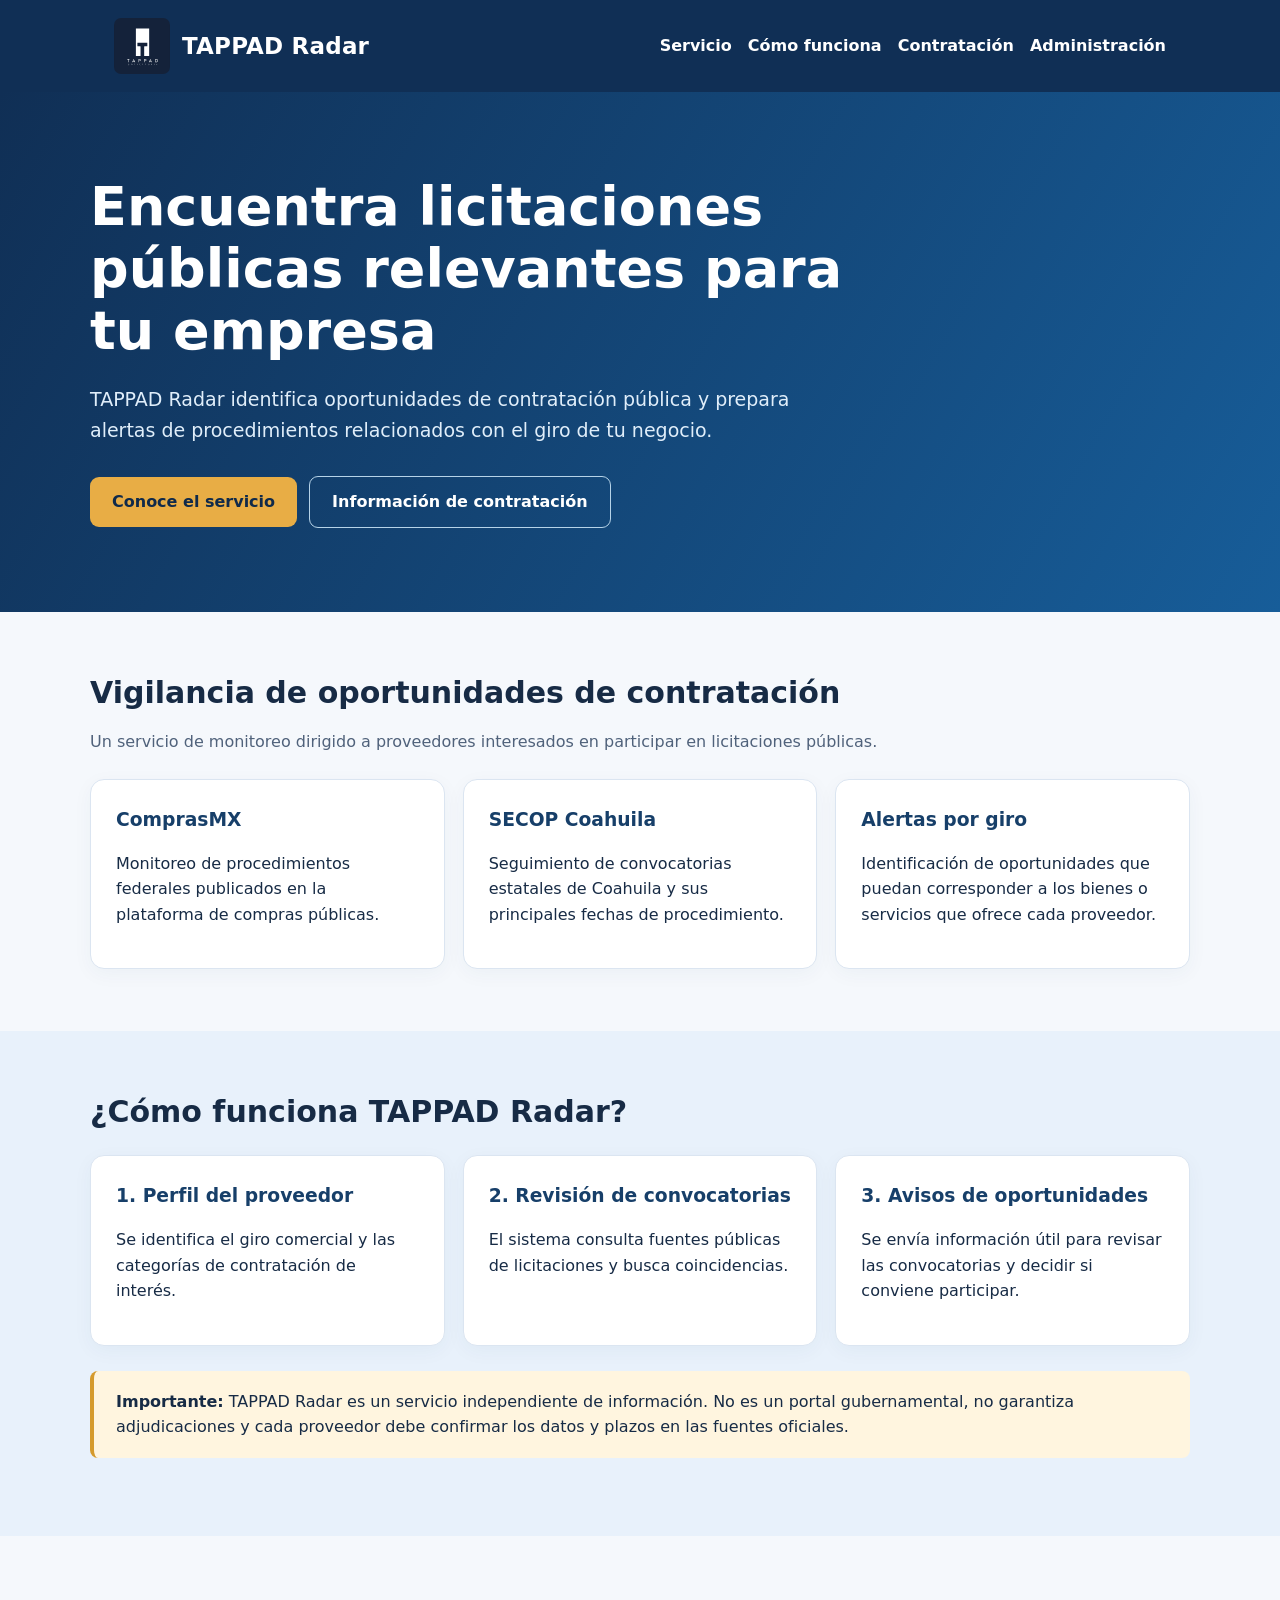
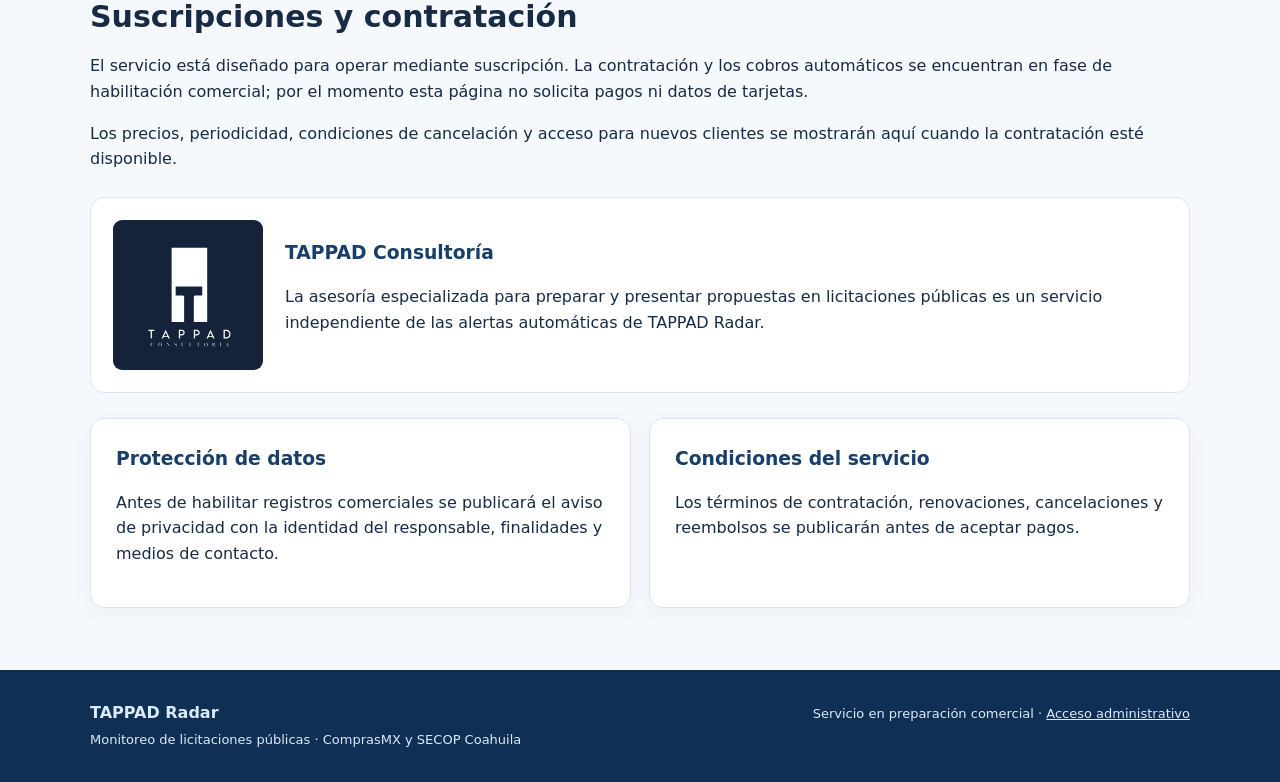
<file: docs/index.html>
<!doctype html>
<html lang="es"><head><meta charset="utf-8"><meta name="viewport" content="width=device-width, initial-scale=1">
<meta name="description" content="TAPPAD Radar: detección y alertas de licitaciones públicas de ComprasMX y SECOP Coahuila para proveedores.">
<title>TAPPAD Radar | Alertas de licitaciones públicas</title>
<style>
:root{color-scheme:light}*{box-sizing:border-box}body{margin:0;font-family:system-ui,-apple-system,Segoe UI,Arial,sans-serif;color:#172b45;background:#f5f8fc;line-height:1.6}a{color:#1454a1}header{background:#102f55;color:white}nav{max-width:1100px;margin:auto;padding:18px 24px;display:flex;align-items:center;justify-content:space-between;gap:16px;flex-wrap:wrap}nav strong{font-size:23px;letter-spacing:.2px}.brand{display:flex;align-items:center;gap:12px}.brand img{width:56px;height:56px;object-fit:contain;border-radius:7px}nav a{color:white;text-decoration:none;margin-left:16px;font-weight:600}.hero{background:linear-gradient(120deg,#102f55,#175d99);color:white;padding:84px 24px}.wrap{max-width:1100px;margin:auto}.hero h1{font-size:clamp(32px,5vw,54px);line-height:1.15;max-width:780px;margin:0 0 22px}.hero p{font-size:19px;max-width:710px;color:#e0eefa}.btn{display:inline-block;padding:12px 22px;border-radius:9px;background:#e8ad45;color:#102a4a;text-decoration:none;font-weight:750;margin:12px 12px 0 0}.btn.alt{background:transparent;color:white;border:1px solid #b6d3e8}section{padding:62px 24px}h2{font-size:30px;line-height:1.25;margin:0 0 18px}.grid{display:grid;grid-template-columns:repeat(auto-fit,minmax(230px,1fr));gap:18px;margin-top:24px}.card{background:white;padding:25px;border:1px solid #dbe5f1;border-radius:14px;box-shadow:0 5px 20px #173c5c0b}.card h3{margin:0 0 10px;color:#173f69}.muted{color:#50627b}.strip{background:#e8f1fb}.notice{background:#fff5df;border-left:4px solid #d59a2c;padding:18px 22px;border-radius:8px;margin-top:25px} .consultoria{display:flex;align-items:center;gap:22px;margin:25px 0;padding:22px;border:1px solid #dbe5f1;border-radius:14px;background:#fff}.consultoria img{width:150px;height:150px;object-fit:contain;border-radius:9px;flex-shrink:0}.consultoria h3{margin:0 0 8px;color:#173f69}@media(max-width:550px){.consultoria{flex-direction:column;text-align:center}}footer{background:#102f55;color:#dceaf8;padding:30px 24px}footer a{color:#dceaf8}footer .wrap{display:flex;justify-content:space-between;gap:18px;flex-wrap:wrap}small{font-size:13px}
</style></head><body>
<header><nav><div class="brand"><img src="logo_tappad.svg" alt="Logotipo oficial de TAPPAD" width="56" height="56"><strong>TAPPAD Radar</strong></div><div><a href="#servicio">Servicio</a><a href="#funcionamiento">Cómo funciona</a><a href="#contratacion">Contratación</a><a href="administracion.html">Administración</a></div></nav></header>
<main><div class="hero"><div class="wrap"><h1>Encuentra licitaciones públicas relevantes para tu empresa</h1><p>TAPPAD Radar identifica oportunidades de contratación pública y prepara alertas de procedimientos relacionados con el giro de tu negocio.</p><a class="btn" href="#servicio">Conoce el servicio</a><a class="btn alt" href="#contratacion">Información de contratación</a></div></div>
<section id="servicio"><div class="wrap"><h2>Vigilancia de oportunidades de contratación</h2><p class="muted">Un servicio de monitoreo dirigido a proveedores interesados en participar en licitaciones públicas.</p><div class="grid"><article class="card"><h3>ComprasMX</h3><p>Monitoreo de procedimientos federales publicados en la plataforma de compras públicas.</p></article><article class="card"><h3>SECOP Coahuila</h3><p>Seguimiento de convocatorias estatales de Coahuila y sus principales fechas de procedimiento.</p></article><article class="card"><h3>Alertas por giro</h3><p>Identificación de oportunidades que puedan corresponder a los bienes o servicios que ofrece cada proveedor.</p></article></div></div></section>
<section class="strip" id="funcionamiento"><div class="wrap"><h2>¿Cómo funciona TAPPAD Radar?</h2><div class="grid"><div class="card"><h3>1. Perfil del proveedor</h3><p>Se identifica el giro comercial y las categorías de contratación de interés.</p></div><div class="card"><h3>2. Revisión de convocatorias</h3><p>El sistema consulta fuentes públicas de licitaciones y busca coincidencias.</p></div><div class="card"><h3>3. Avisos de oportunidades</h3><p>Se envía información útil para revisar las convocatorias y decidir si conviene participar.</p></div></div><p class="notice"><strong>Importante:</strong> TAPPAD Radar es un servicio independiente de información. No es un portal gubernamental, no garantiza adjudicaciones y cada proveedor debe confirmar los datos y plazos en las fuentes oficiales.</p></div></section>
<section id="contratacion"><div class="wrap"><h2>Suscripciones y contratación</h2><p>El servicio está diseñado para operar mediante suscripción. La contratación y los cobros automáticos se encuentran en fase de habilitación comercial; por el momento esta página no solicita pagos ni datos de tarjetas.</p><p>Los precios, periodicidad, condiciones de cancelación y acceso para nuevos clientes se mostrarán aquí cuando la contratación esté disponible.</p><div class="consultoria"><img src="logo_tappad.svg" alt="Logotipo original de TAPPAD Consultoría" width="150" height="150"><div><h3>TAPPAD Consultoría</h3><p>La asesoría especializada para preparar y presentar propuestas en licitaciones públicas es un servicio independiente de las alertas automáticas de TAPPAD Radar.</p></div></div><div class="grid"><article class="card"><h3>Protección de datos</h3><p>Antes de habilitar registros comerciales se publicará el aviso de privacidad con la identidad del responsable, finalidades y medios de contacto.</p></article><article class="card"><h3>Condiciones del servicio</h3><p>Los términos de contratación, renovaciones, cancelaciones y reembolsos se publicarán antes de aceptar pagos.</p></article></div></div></section></main>
<footer><div class="wrap"><div><strong>TAPPAD Radar</strong><div><small>Monitoreo de licitaciones públicas · ComprasMX y SECOP Coahuila</small></div></div><div><small>Servicio en preparación comercial · <a href="administracion.html">Acceso administrativo</a></small></div></div></footer>
</body></html>
</file>
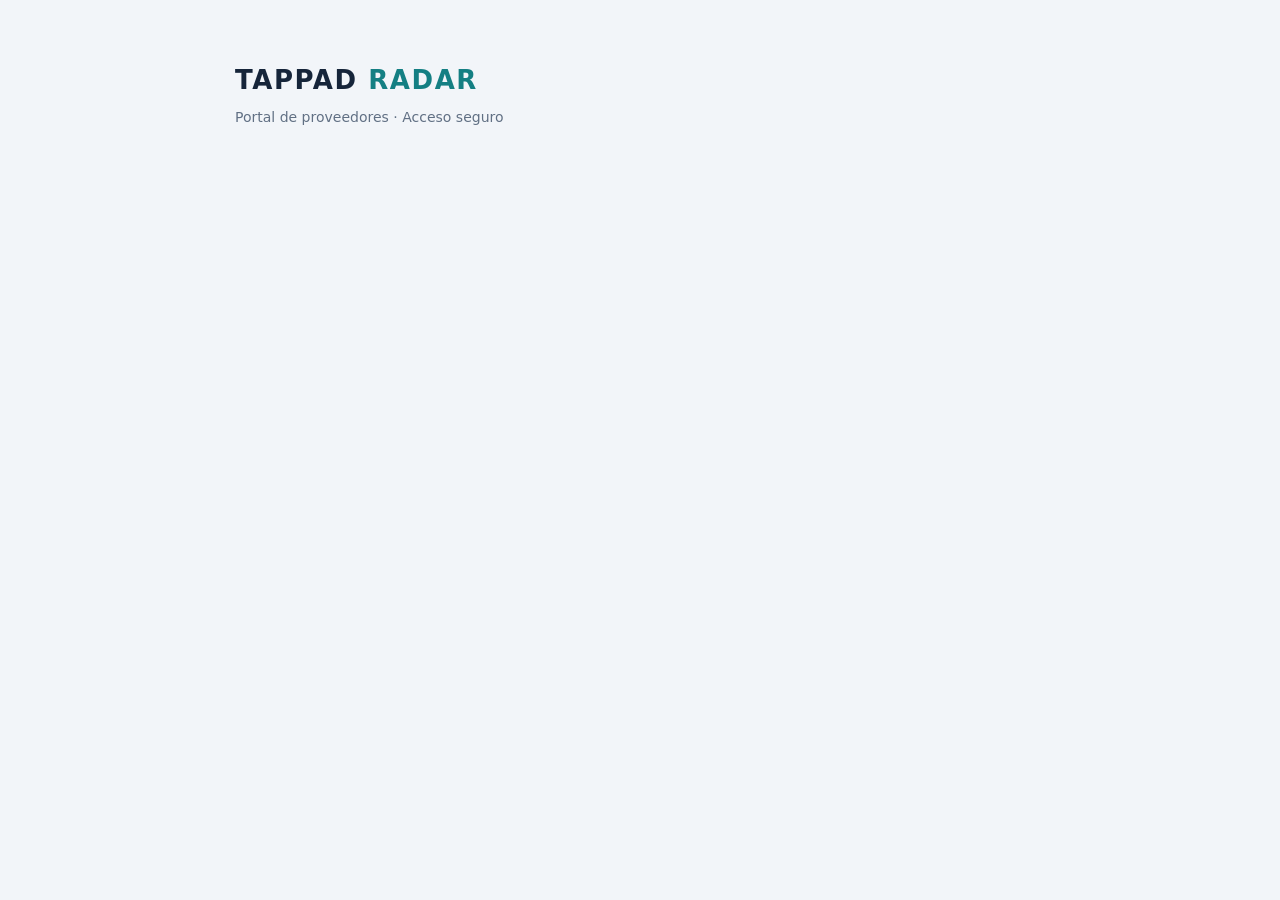
<file: portal/index.html>
<!doctype html>
<html lang="es"><head><meta charset="utf-8"><meta name="viewport" content="width=device-width,initial-scale=1"><title>TAPPAD Radar | Portal de proveedores</title><link rel="stylesheet" href="./styles.css"></head>
<body><main class="wrap"><header><div class="brand">TAPPAD <span>RADAR</span></div><p>Portal de proveedores · Acceso seguro</p></header>
<section id="setup" class="card" hidden><h2>Configuración pendiente</h2><p>El portal aún no está publicado. Falta configurar la clave pública de Supabase y el alojamiento web. No ingreses contraseñas en esta vista.</p></section>
<section id="auth" class="card" hidden><h1>Ingresa a tu cuenta</h1><form id="login"><label>Correo electrónico<input id="email" type="email" autocomplete="email" required></label><label>Contraseña<input id="password" type="password" autocomplete="current-password" required minlength="8"></label><button type="submit">Iniciar sesión</button></form><button id="forgot" type="button" class="secondary">Restablecer contraseña</button><p class="small">El registro de nuevos proveedores se habilitará cuando finalice la validación de cuentas.</p></section>
<section id="reset" class="card" hidden><h1>Establecer contraseña</h1><form id="reset-form"><label>Nueva contraseña<input id="new-password" type="password" autocomplete="new-password" required minlength="12"></label><button type="submit">Guardar contraseña</button></form></section><section id="panel" class="card" hidden><div class="top"><h1>Mi cuenta</h1><button id="logout" class="secondary">Cerrar sesión</button></div><p id="who"></p><h2>Empresas vinculadas</h2><div id="companies"></div><h2>Suscripciones</h2><div id="subscriptions"></div><h2>Pagos</h2><div id="payments"></div><p class="small">Los cobros no están habilitados todavía.</p></section><p id="status" role="status" aria-live="polite"></p></main>
<script type="module" src="./app.js"></script></body></html>
</file>
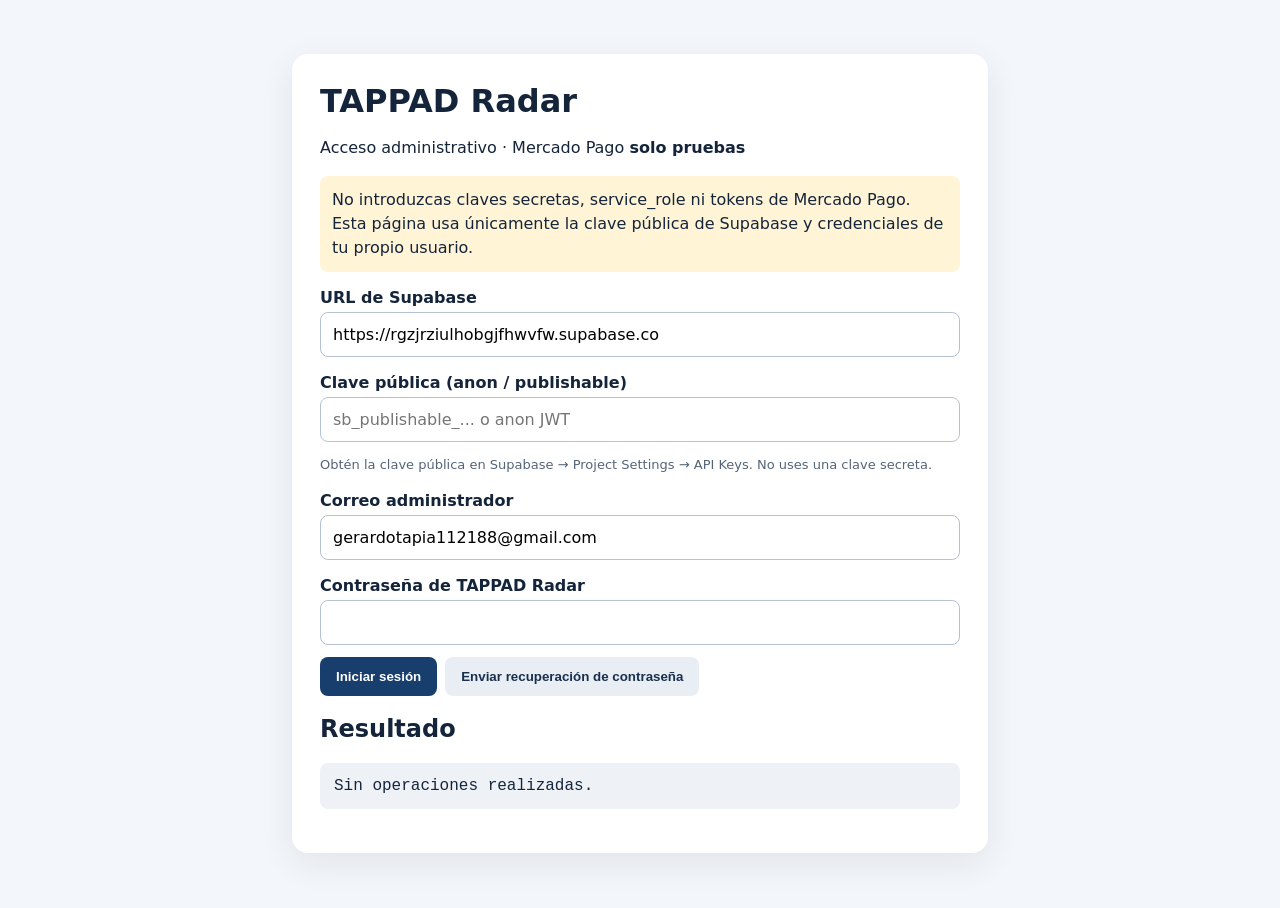
<file: admin/mercadopago-pruebas.html>
<!doctype html>
<html lang="es"><head><meta charset="utf-8"><meta name="viewport" content="width=device-width, initial-scale=1"><title>TAPPAD Radar | Administración de cobros (pruebas)</title>
<style>body{font:16px system-ui,Arial;background:#f3f6fa;color:#14243a;margin:0}main{max-width:640px;margin:6vh auto;padding:28px;background:white;border-radius:16px;box-shadow:0 10px 35px #14243a15}h1{margin:0 0 8px}p{line-height:1.5}label{display:block;margin:16px 0 5px;font-weight:600}input{box-sizing:border-box;width:100%;padding:12px;border:1px solid #b5c2d2;border-radius:8px;font:inherit}button{padding:12px 16px;border:0;border-radius:8px;background:#173e6c;color:white;font-weight:600;cursor:pointer;margin:12px 8px 0 0}button:disabled{opacity:.5;cursor:wait}button.secondary{background:#e9edf4;color:#18304d}.warn{background:#fff4d6;padding:12px;border-radius:8px}pre{white-space:pre-wrap;overflow-wrap:anywhere;background:#eef2f7;padding:14px;border-radius:8px}section[hidden]{display:none}.small{font-size:13px;color:#546579}</style></head>
<body><main><h1>TAPPAD Radar</h1><p>Acceso administrativo · Mercado Pago <strong>solo pruebas</strong></p><p class="warn">No introduzcas claves secretas, service_role ni tokens de Mercado Pago. Esta página usa únicamente la clave pública de Supabase y credenciales de tu propio usuario.</p>
<section id="config"><label for="url">URL de Supabase</label><input id="url" value="https://rgzjrziulhobgjfhwvfw.supabase.co" autocomplete="off"><label for="anon">Clave pública (anon / publishable)</label><input id="anon" type="password" autocomplete="off" placeholder="sb_publishable_... o anon JWT"><p class="small">Obtén la clave pública en Supabase → Project Settings → API Keys. No uses una clave secreta.</p><label for="email">Correo administrador</label><input id="email" type="email" value="gerardotapia112188@gmail.com" autocomplete="username"><label for="password">Contraseña de TAPPAD Radar</label><input id="password" type="password" autocomplete="current-password"><button id="login">Iniciar sesión</button><button id="reset" class="secondary">Enviar recuperación de contraseña</button></section>
<section id="panel" hidden><p id="identity"></p><button id="preview">Verificar planes (GET)</button><button id="create" class="secondary">Crear 2 planes de prueba</button><button id="logout" class="secondary">Cerrar sesión</button><p class="small">Crear planes requiere confirmación explícita. No crea suscripciones ni cargos, pero sí registra planes de prueba en Mercado Pago.</p></section>
<h2>Resultado</h2><pre id="out" role="status" aria-live="polite">Sin operaciones realizadas.</pre></main>
<script>
(()=>{"use strict";
const $=id=>document.getElementById(id),output=x=>{$("out").textContent=typeof x==="string"?x:JSON.stringify(x,null,2)},base=()=>$("url").value.trim().replace(/\\/$/,""),key=()=>$("anon").value.trim();let token=null;
function valid(){const u=base();if(!/^https:\/\/[a-z0-9-]+\.supabase\.co$/.test(u))throw Error("URL de Supabase no válida");if(!key()||/service_role|sb_secret_/.test(key()))throw Error("Utiliza únicamente la clave pública anon/publishable");return u}
async function request(path,method="GET",body,auth){const u=valid();const headers={"apikey":key(),"Content-Type":"application/json"};if(auth)headers.Authorization="Bearer "+auth;const r=await fetch(u+path,{method,headers,body:body?JSON.stringify(body):undefined});const data=await r.json().catch(()=>({error:"Respuesta no JSON"}));if(!r.ok)throw Error((data.msg||data.error_description||data.message||data.error||"Error HTTP")+" ("+r.status+")"+(data.error&&data.message?" - "+data.message:"")+(data.code?" - código: "+data.code:""));return data}
async function run(fn){for(const b of document.querySelectorAll("button"))b.disabled=true;try{await fn()}catch(e){output("Error: "+e.message)}finally{for(const b of document.querySelectorAll("button"))b.disabled=false}}
$("login").onclick=()=>run(async()=>{const data=await request("/auth/v1/token?grant_type=password","POST",{email:$("email").value.trim(),password:$("password").value});if(!data.access_token)throw Error("No se recibió una sesión");token=data.access_token;$("password").value="";const r=await request("/functions/v1/mercadopago-crear-planes-prueba","GET",undefined,token);$("config").hidden=true;$("panel").hidden=false;$("identity").textContent="Sesión administrativa validada: "+$("email").value;output(r)});
$("reset").onclick=()=>run(async()=>{await request("/auth/v1/recover","POST",{email:$("email").value.trim()});output("Solicitud enviada. Revisa el correo y utiliza el enlace de recuperación. La URL de redirección debe estar configurada en Supabase Auth para poder completar el cambio de contraseña.")});
$("preview").onclick=()=>run(async()=>output(await request("/functions/v1/mercadopago-crear-planes-prueba","GET",undefined,token)));
$("create").onclick=()=>run(async()=>{if(!confirm("¿Crear o vincular los dos planes en la cuenta mexicana de PRUEBAS de Mercado Pago? No genera cargos."))return;output(await request("/functions/v1/mercadopago-crear-planes-prueba","POST",{confirm:"CREAR_PLANES_PRUEBA"},token))});
$("logout").onclick=()=>{token=null;$("panel").hidden=true;$("config").hidden=false;output("Sesión cerrada en esta página.")};
})();
</script></body></html>
</file>
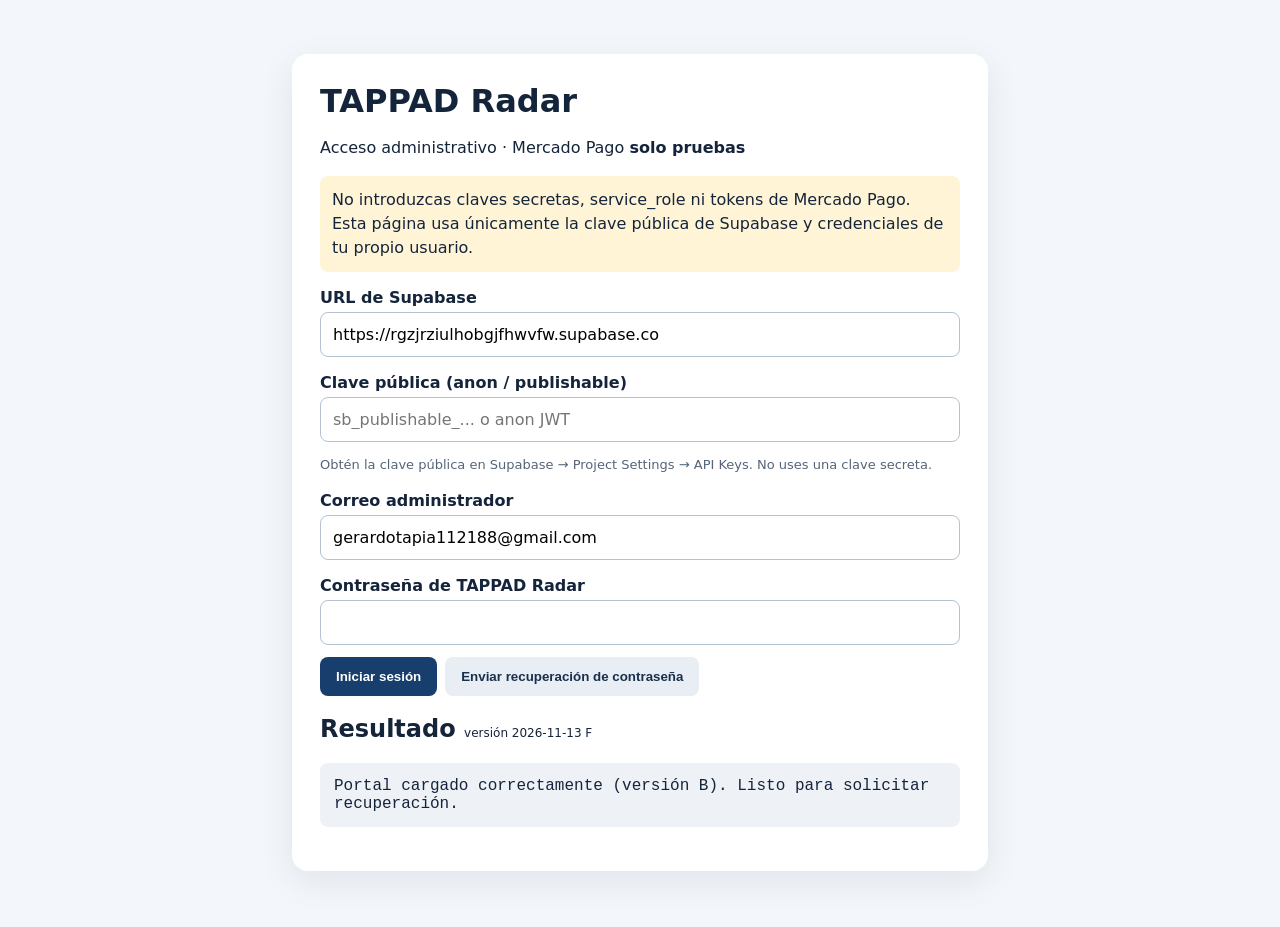
<file: docs/administracion.html>
<!doctype html>
<html lang="es"><head><meta charset="utf-8"><meta name="viewport" content="width=device-width, initial-scale=1"><title>TAPPAD Radar | Administración de cobros (pruebas)</title>
<style>body{font:16px system-ui,Arial;background:#f3f6fa;color:#14243a;margin:0}main{max-width:640px;margin:6vh auto;padding:28px;background:white;border-radius:16px;box-shadow:0 10px 35px #14243a15}h1{margin:0 0 8px}p{line-height:1.5}label{display:block;margin:16px 0 5px;font-weight:600}input{box-sizing:border-box;width:100%;padding:12px;border:1px solid #b5c2d2;border-radius:8px;font:inherit}button{padding:12px 16px;border:0;border-radius:8px;background:#173e6c;color:white;font-weight:600;cursor:pointer;margin:12px 8px 0 0}button:disabled{opacity:.5;cursor:wait}button.secondary{background:#e9edf4;color:#18304d}.warn{background:#fff4d6;padding:12px;border-radius:8px}pre{white-space:pre-wrap;overflow-wrap:anywhere;background:#eef2f7;padding:14px;border-radius:8px}section[hidden]{display:none}.small{font-size:13px;color:#546579}</style></head>
<body><main><h1>TAPPAD Radar</h1><p>Acceso administrativo · Mercado Pago <strong>solo pruebas</strong></p><p class="warn">No introduzcas claves secretas, service_role ni tokens de Mercado Pago. Esta página usa únicamente la clave pública de Supabase y credenciales de tu propio usuario.</p>
<section id="config"><label for="url">URL de Supabase</label><input id="url" value="https://rgzjrziulhobgjfhwvfw.supabase.co" autocomplete="off"><label for="anon">Clave pública (anon / publishable)</label><input id="anon" type="password" autocomplete="off" placeholder="sb_publishable_... o anon JWT"><p class="small">Obtén la clave pública en Supabase → Project Settings → API Keys. No uses una clave secreta.</p><label for="email">Correo administrador</label><input id="email" type="email" value="gerardotapia112188@gmail.com" autocomplete="username"><label for="password">Contraseña de TAPPAD Radar</label><input id="password" type="password" autocomplete="current-password"><button id="login">Iniciar sesión</button><button id="reset" type="button" class="secondary" onclick="document.getElementById(&quot;out&quot;).textContent=&quot;Botón pulsado; comprobando conexión con Supabase…&quot;">Enviar recuperación de contraseña</button></section>
<section id="panel" hidden><p id="identity"></p><button id="preview">Verificar planes (GET)</button><button id="preflight" class="secondary">Diagnóstico contratación (solo lectura)</button><button id="auditremote" class="secondary">Auditar planes en Mercado Pago (GET)</button><button id="buyercheck" class="secondary">Revisar comprador de prueba</button><button id="create" class="secondary">Crear 2 planes de prueba</button><button id="logout" class="secondary">Cerrar sesión</button><p class="small">Crear planes requiere confirmación explícita. No crea suscripciones ni cargos, pero sí registra planes de prueba en Mercado Pago.</p></section>
<h2>Resultado <small style="font-size:12px;font-weight:normal">versión 2026-11-13 F</small></h2><pre id="out" role="status" aria-live="polite">Sin operaciones realizadas.</pre></main>
<script>
(()=>{"use strict";
const $=id=>document.getElementById(id),output=x=>{$("out").textContent=typeof x==="string"?x:JSON.stringify(x,null,2)},base=()=>$("url").value.trim().replace(/\/$/,""),key=()=>$("anon").value.trim();let token=null;
function valid(){const u=base();if(!/^https:\/\/[a-z0-9-]+\.supabase\.co$/.test(u))throw Error("URL de Supabase no válida");if(!key()||/service_role|sb_secret_/.test(key()))throw Error("Utiliza únicamente la clave pública anon/publishable");return u}
async function request(path,method="GET",body,auth){const u=valid();const headers={"apikey":key(),"Content-Type":"application/json"};if(auth)headers.Authorization="Bearer "+auth;const r=await fetch(u+path,{method,headers,body:body?JSON.stringify(body):undefined});const data=await r.json().catch(()=>({error:"Respuesta no JSON"}));if(!r.ok)throw Error((data.msg||data.error_description||data.message||data.error||"Error HTTP")+" ("+r.status+")"+(data.diagnostic?" · "+data.diagnostic:"")+(data.admin_error_code?" · código "+data.admin_error_code:"")+(data.error&&data.message?" - "+data.message:"")+(data.code?" - código: "+data.code:""));return data}
async function run(fn){for(const b of document.querySelectorAll("button"))b.disabled=true;try{await fn()}catch(e){output("Error: "+e.message)}finally{for(const b of document.querySelectorAll("button"))b.disabled=false}}
$("login").onclick=()=>run(async()=>{const data=await request("/auth/v1/token?grant_type=password","POST",{email:$("email").value.trim(),password:$("password").value});if(!data.access_token)throw Error("No se recibió una sesión");token=data.access_token;$("password").value="";const r=await request("/functions/v1/mercadopago-crear-planes-prueba","GET",undefined,token);$("config").hidden=true;$("panel").hidden=false;$("identity").textContent="Sesión administrativa validada: "+$("email").value;output(r)});
$("reset").onclick=()=>run(async()=>{await request("/auth/v1/recover?redirect_to="+encodeURIComponent(new URL("restablecer.html",location.href).href),"POST",{email:$("email").value.trim()});output("Solicitud enviada. Revisa el correo y utiliza el enlace de recuperación. Si no llega o el enlace no abre la página de restablecimiento, revisa la URL permitida en Supabase Auth → URL Configuration.")});
$("preview").onclick=()=>run(async()=>output(await request("/functions/v1/mercadopago-crear-planes-prueba","GET",undefined,token)));
$("preflight").onclick=()=>run(async()=>output(await request("/functions/v1/mercadopago-preflight-contratacion","GET",undefined,token)));
$("auditremote").onclick=()=>run(async()=>output(await request("/functions/v1/mercadopago-auditar-planes-remotos","GET",undefined,token)));
$("buyercheck").onclick=()=>run(async()=>output(await request("/functions/v1/tappad-comprador-preflight","GET",undefined,token)));
$("create").onclick=()=>run(async()=>{if(!confirm("¿Crear o vincular los dos planes en la cuenta mexicana de PRUEBAS de Mercado Pago? No genera cargos."))return;output(await request("/functions/v1/mercadopago-crear-planes-prueba","POST",{confirm:"CREAR_PLANES_PRUEBA"},token))});
$("logout").onclick=()=>{token=null;$("panel").hidden=true;$("config").hidden=false;output("Sesión cerrada en esta página.")};
output("Portal cargado correctamente (versión B). Listo para solicitar recuperación.");
})();
</script></body></html>
</file>
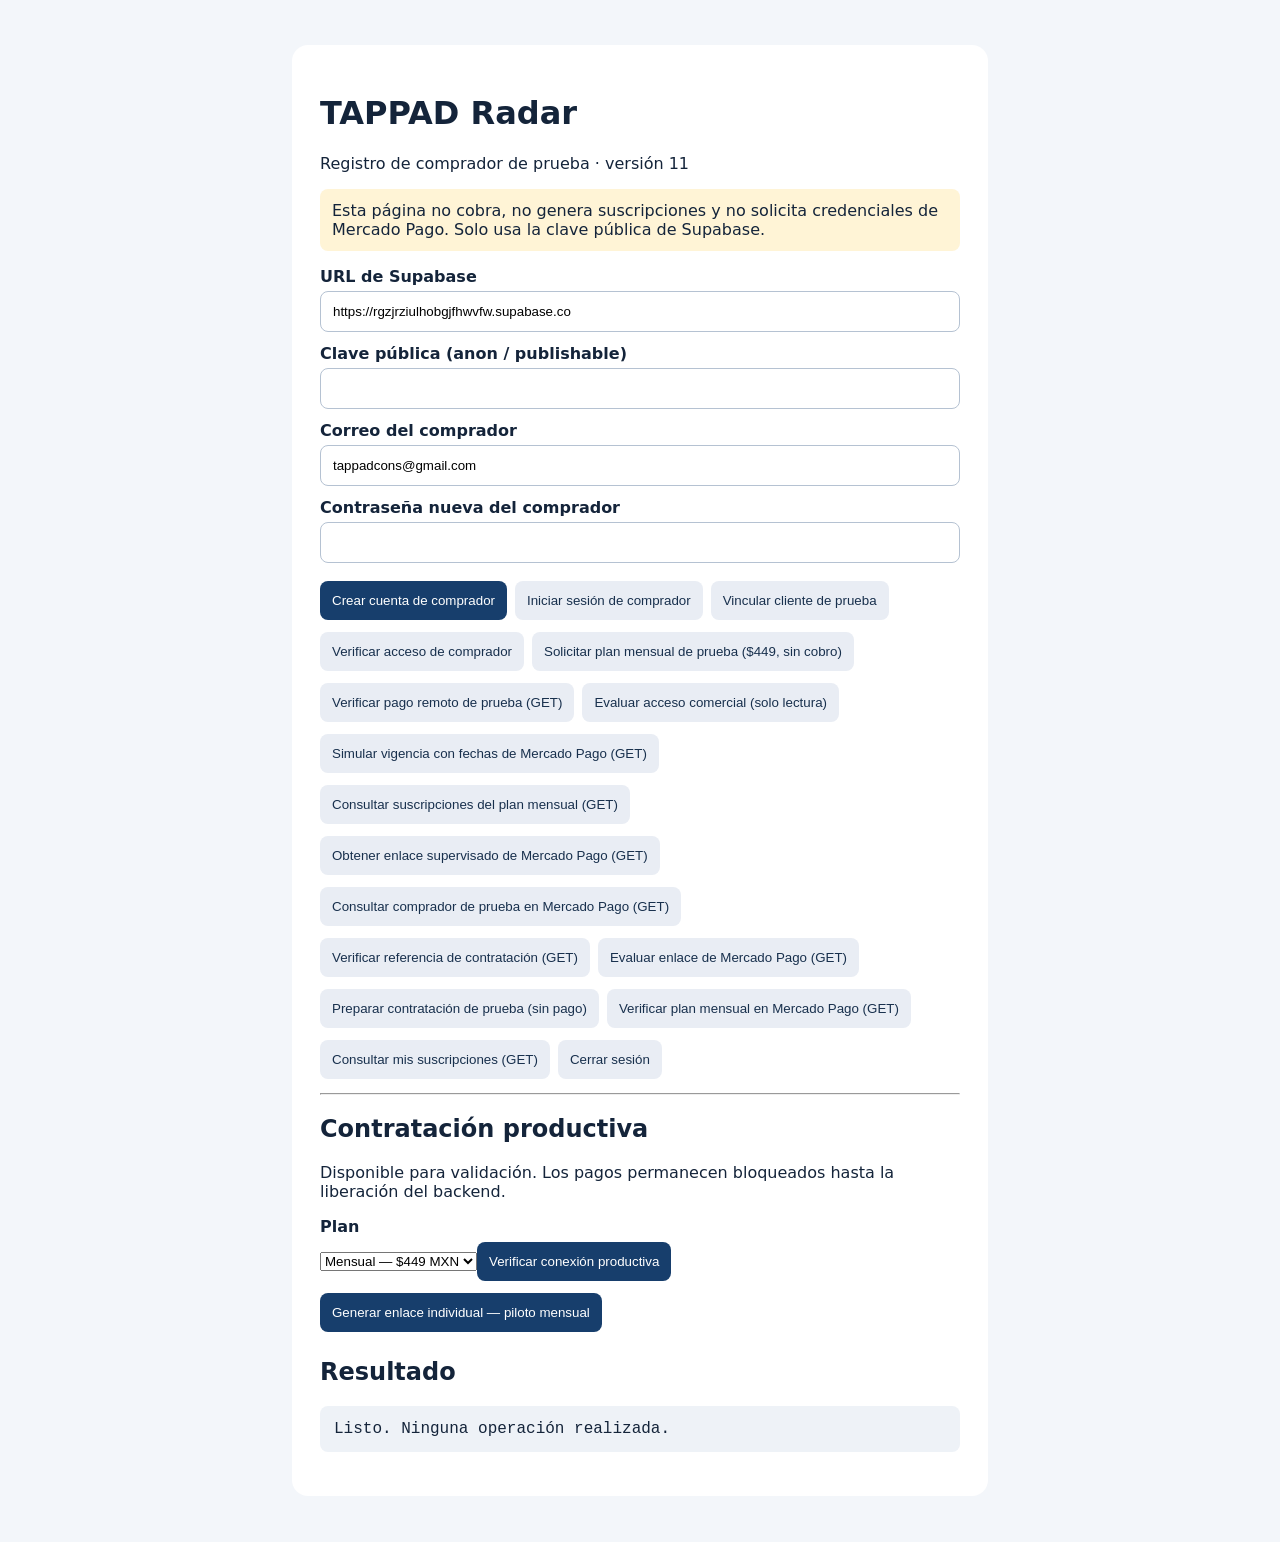
<file: docs/comprador.html>
<!doctype html><html lang="es"><head><meta charset="utf-8"><meta name="viewport" content="width=device-width,initial-scale=1"><title>TAPPAD Radar | Comprador de prueba</title><style>body{background:#f3f6fa;color:#14243a;font:16px system-ui,Arial;margin:0}main{max-width:640px;margin:5vh auto;background:white;border-radius:16px;padding:28px}input{width:100%;box-sizing:border-box;padding:12px;margin:5px 0 12px;border:1px solid #b5c2d2;border-radius:8px}label{display:block;font-weight:600}button{background:#173e6c;color:white;border:0;border-radius:8px;padding:12px;margin:6px 8px 6px 0;cursor:pointer}.secondary{background:#e9edf4;color:#18304d}pre{white-space:pre-wrap;overflow-wrap:anywhere;background:#eef2f7;padding:14px;border-radius:8px}.note{background:#fff4d6;padding:12px;border-radius:8px}</style></head><body><main><h1>TAPPAD Radar</h1><p>Registro de comprador de prueba · versión 11</p><p class="note">Esta página no cobra, no genera suscripciones y no solicita credenciales de Mercado Pago. Solo usa la clave pública de Supabase.</p><label>URL de Supabase</label><input id="url" value="https://rgzjrziulhobgjfhwvfw.supabase.co"><label>Clave pública (anon / publishable)</label><input id="key" type="password" autocomplete="off"><label>Correo del comprador</label><input id="email" type="email" value="tappadcons@gmail.com" readonly><label>Contraseña nueva del comprador</label><input id="password" type="password" autocomplete="new-password"><button id="signup">Crear cuenta de comprador</button><button id="login" class="secondary">Iniciar sesión de comprador</button><button id="link" class="secondary">Vincular cliente de prueba</button><button id="check" class="secondary">Verificar acceso de comprador</button><button id="requestmonthly" class="secondary">Solicitar plan mensual de prueba ($449, sin cobro)</button><button id="paymentverify" class="secondary">Verificar pago remoto de prueba (GET)</button><button id="commercialeval" class="secondary">Evaluar acceso comercial (solo lectura)</button><button id="lifecyclesim" class="secondary">Simular vigencia con fechas de Mercado Pago (GET)</button><button id="reconcile" class="secondary">Consultar suscripciones del plan mensual (GET)</button><button id="supervisedlink" class="secondary">Obtener enlace supervisado de Mercado Pago (GET)</button><p id="mplinkbox" style="display:none"><a id="mplink" target="_blank" rel="noopener noreferrer">Abrir contratación en Mercado Pago (solo comprador de prueba)</a></p><button id="buyerlookup" class="secondary">Consultar comprador de prueba en Mercado Pago (GET)</button><button id="referencecheck" class="secondary">Verificar referencia de contratación (GET)</button><button id="linkcheck" class="secondary">Evaluar enlace de Mercado Pago (GET)</button><button id="preparecheckout" class="secondary">Preparar contratación de prueba (sin pago)</button><button id="remotecheck" class="secondary">Verificar plan mensual en Mercado Pago (GET)</button><button id="subscriptions" class="secondary">Consultar mis suscripciones (GET)</button><button id="logout" class="secondary">Cerrar sesión</button><hr><h2>Contratación productiva</h2><p>Disponible para validación. Los pagos permanecen bloqueados hasta la liberación del backend.</p><label for="planprod">Plan</label><select id="planprod"><option value="1">Mensual — $449 MXN</option><option value="3">Anual — $4,490 MXN</option></select><button id="prodcheck">Verificar conexión productiva</button><button id="prodcheckout" disabled>Generar enlace individual — piloto mensual</button><p><a id="prodlink" hidden target="_blank" rel="noopener noreferrer">Abrir enlace individual en Mercado Pago</a></p><h2>Resultado</h2><pre id="out">Listo. Ninguna operación realizada.</pre></main><script>
(()=>{"use strict";const $=id=>document.getElementById(id);let access="",pilot=false;
const base=()=>$("url").value.trim().replace(/\/$/,""),key=()=>$("key").value.trim(),email=()=>$("email").value.trim(),password=()=>$("password").value;
const show=o=>$("out").textContent=typeof o==="string"?o:JSON.stringify(o,null,2);
async function request(path,method="GET",body,auth){
 if(!base().startsWith("https://")||!key())throw Error("Introduce la URL HTTPS y la clave pública de Supabase.");
 const r=await fetch(base()+path,{method,headers:{"apikey":key(),"Authorization":"Bearer "+(auth||key()),"Content-Type":"application/json"},body:body?JSON.stringify(body):undefined});
 let data=await r.json().catch(()=>({error:"Respuesta no JSON"}));if(!r.ok)throw Error((data.error_description||data.msg||data.error||"Error")+" ("+r.status+")");return data;
}
async function run(f){for(const b of document.querySelectorAll("button"))b.disabled=true;try{show(await f())}catch(e){show("Error: "+e.message)}finally{for(const b of document.querySelectorAll("button"))b.disabled=b.id==="prodcheckout"&&!pilot}}
$("signup").onclick=()=>run(async()=>{if(password().length<12)throw Error("La contraseña debe tener al menos 12 caracteres.");const x=await request("/auth/v1/signup","POST",{email:email(),password:password(),options:{emailRedirectTo:"https://tappad112188.github.io/tappad-radar-mvp/comprador.html"}});$("password").value="";return {message:"Solicitud de registro enviada. Revisa tu correo y confirma la cuenta antes de iniciar sesión.",user_created:!!x.user}});
$("login").onclick=()=>run(async()=>{const x=await request("/auth/v1/token?grant_type=password","POST",{email:email(),password:password()});access=x.access_token;$("password").value="";return {message:"Sesión de comprador iniciada.",authenticated:!!access}});
$("link").onclick=()=>run(async()=>{if(!access)throw Error("Primero inicia sesión y confirma el correo.");if(!confirm("¿Vincular este usuario verificado al cliente de prueba tapp cons? No genera cobros."))return "Cancelado.";return await request("/functions/v1/tappad-checkout-comprador","POST",{confirm:"VINCULAR_COMPRADOR_PRUEBA"},access)});
$("check").onclick=()=>run(async()=>{if(!access)throw Error("Primero inicia sesión.");return await request("/functions/v1/tappad-checkout-comprador","GET",undefined,access)});
$("requestmonthly").onclick=()=>run(async()=>{if(!access)throw Error("Primero inicia sesión.");if(!confirm("¿Registrar una solicitud PENDIENTE del plan mensual de $449 MXN? No genera cobros ni activa el servicio."))return "Cancelado.";return await request("/functions/v1/tappad-solicitar-plan-prueba","POST",{plan_code:"basico",confirm:"SOLICITAR_PLAN_MENSUAL_PRUEBA"},access)});
$("paymentverify").onclick=()=>run(async()=>{if(!access)throw Error("Primero inicia sesión.");return await request("/functions/v1/tappad-verificar-pago-suscripcion-prueba","GET",undefined,access)});
$("commercialeval").onclick=()=>run(async()=>{if(!access)throw Error("Primero inicia sesión.");return await request("/functions/v1/tappad-evaluar-acceso-comercial-prueba","GET",undefined,access)});
$("lifecyclesim").onclick=()=>run(async()=>{if(!access)throw Error("Primero inicia sesión.");return await request("/functions/v1/tappad-simular-vigencia-suscripcion-prueba","GET",undefined,access)});
$("reconcile").onclick=()=>run(async()=>{if(!access)throw Error("Primero inicia sesión.");return await request("/functions/v1/tappad-conciliar-plan-mensual-prueba","GET",undefined,access)});
$("supervisedlink").onclick=()=>run(async()=>{if(!access)throw Error("Primero inicia sesión.");$("mplinkbox").style.display="none";const data=await request("/functions/v1/tappad-enlace-supervisado-mp","GET",undefined,access);if(data.plan_verified&&data.checkout_url){const u=new URL(data.checkout_url);if(u.protocol!=="https:"||!/(^|\.)mercadopago\.com(\.mx)?$/.test(u.hostname))throw Error("Dominio de checkout no permitido");$("mplink").href=u.href;$("mplinkbox").style.display="block";}return data});
$("buyerlookup").onclick=()=>run(async()=>{if(!access)throw Error("Primero inicia sesión.");return await request("/functions/v1/tappad-consultar-comprador-mp-prueba","GET",undefined,access)});
$("referencecheck").onclick=()=>run(async()=>{if(!access)throw Error("Primero inicia sesión.");return await request("/functions/v1/tappad-validar-referencia-contratacion","GET",undefined,access)});
$("linkcheck").onclick=()=>run(async()=>{if(!access)throw Error("Primero inicia sesión.");return await request("/functions/v1/tappad-evaluar-enlace-mercadopago","GET",undefined,access)});
$("preparecheckout").onclick=()=>run(async()=>{if(!access)throw Error("Primero inicia sesión.");if(!confirm("¿Preparar un intento de contratación de prueba para la solicitud pendiente? No crea una suscripción en Mercado Pago ni genera cargos."))return "Cancelado.";return await request("/functions/v1/tappad-preparar-contratacion-comprador","POST",{confirm:"PREPARAR_CONTRATACION_PRUEBA"},access)});
$("remotecheck").onclick=()=>run(async()=>{if(!access)throw Error("Primero inicia sesión.");return await request("/functions/v1/tappad-preflight-remoto-comprador","GET",undefined,access)});
$("subscriptions").onclick=()=>run(async()=>{if(!access)throw Error("Primero inicia sesión.");return await request("/functions/v1/tappad-consultar-suscripciones-comprador","GET",undefined,access)});
$("prodcheck").onclick=()=>run(async()=>{if(!access)throw Error("Primero inicia sesión.");const d=await request("/functions/v1/tappad-checkout-productivo","GET",undefined,access);pilot=d.ok===true&&d.pilot_checkout_enabled===true;return d});
$("prodcheckout").onclick=()=>run(async()=>{if(!access||!pilot)throw Error("Verifica primero la conexión productiva.");if($("planprod").value!=="1")throw Error("Solo el plan mensual está autorizado para el piloto.");if(!confirm("¿Generar enlace de contratación mensual de $449 MXN? No se cobrará hasta que autorices el pago en Mercado Pago."))return "Cancelado.";const d=await request("/functions/v1/tappad-checkout-productivo","POST",{plan_id:1,confirm:"CREAR_CHECKOUT_PRODUCTIVO"},access);const u=new URL(d.checkout_url);if(u.protocol!=="https:"||!["www.mercadopago.com.mx","mercadopago.com.mx"].includes(u.hostname))throw Error("Enlace no permitido");const a=$("prodlink");a.href=u.href;a.hidden=false;return {ok:true,reused:d.reused,message:"Enlace generado. No completes el pago todavía."}});
$("logout").onclick=()=>{access="";pilot=false;$("prodcheckout").disabled=true;$("prodlink").hidden=true;$("prodlink").removeAttribute("href");$("password").value="";show("Sesión local cerrada.");};
})();
</script></body></html>
</file>
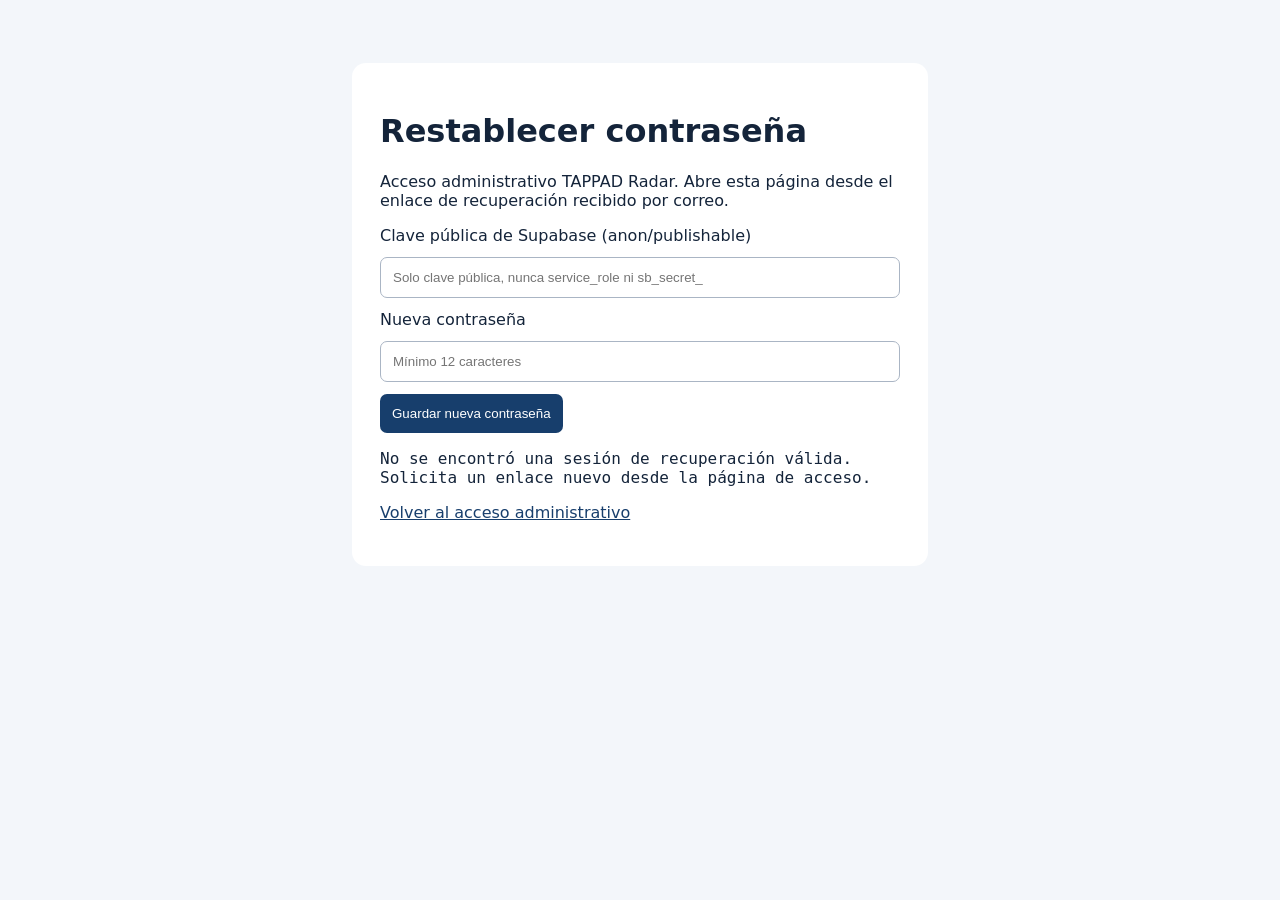
<file: docs/restablecer.html>
<!doctype html><html lang="es"><head><meta charset="utf-8"><meta name="viewport" content="width=device-width,initial-scale=1"><title>TAPPAD Radar · Restablecer contraseña</title><style>body{font:16px system-ui;background:#f3f6fa;color:#14243a}main{max-width:520px;margin:7vh auto;background:white;border-radius:14px;padding:28px}input{display:block;box-sizing:border-box;width:100%;padding:12px;margin:12px 0;border:1px solid #aab5c4;border-radius:7px}button{background:#173e6c;color:white;padding:12px;border:0;border-radius:7px}pre{white-space:pre-wrap;overflow-wrap:anywhere}a{color:#173e6c}</style></head><body><main><h1>Restablecer contraseña</h1><p>Acceso administrativo TAPPAD Radar. Abre esta página desde el enlace de recuperación recibido por correo.</p><label>Clave pública de Supabase (anon/publishable)<input id="apikey" type="password" autocomplete="off" placeholder="Solo clave pública, nunca service_role ni sb_secret_"></label><label>Nueva contraseña<input id="password" type="password" minlength="12" autocomplete="new-password" placeholder="Mínimo 12 caracteres"></label><button id="save">Guardar nueva contraseña</button><pre id="status" role="status"></pre><p><a href="./">Volver al acceso administrativo</a></p></main><script>
(()=>{"use strict";const out=document.getElementById("status"),button=document.getElementById("save");const base="https://rgzjrziulhobgjfhwvfw.supabase.co";let access=null;
const hash=new URLSearchParams(location.hash.slice(1)),query=new URLSearchParams(location.search);
async function jsonFetch(path,method,body,auth){const key=document.getElementById("apikey").value.trim();if(!key||/service_role|sb_secret_/.test(key))throw Error("Introduce la clave pública de Supabase");const headers={"content-type":"application/json","apikey":key};if(auth)headers.authorization="Bearer "+auth;const res=await fetch(base+path,{method,headers,body:JSON.stringify(body)});const data=await res.json().catch(()=>({}));if(!res.ok)throw Error(data.msg||data.error_description||data.message||"Error HTTP "+res.status);return data}
async function setup(){try{
if(hash.get("error"))throw Error(hash.get("error_description")||hash.get("error"));
if(hash.get("type")==="recovery"&&hash.get("access_token")){access=hash.get("access_token");history.replaceState(null,"",location.pathname);out.textContent="Enlace de recuperación validado. Escribe una nueva contraseña.";return}
const tokenHash=query.get("token_hash");if(tokenHash&&query.get("type")==="recovery"){const d=await jsonFetch("/auth/v1/verify","POST",{token_hash:tokenHash,type:"recovery"});access=d.access_token;history.replaceState(null,"",location.pathname);out.textContent="Enlace de recuperación validado.";return}
throw Error("No se encontró una sesión de recuperación válida. Solicita un enlace nuevo desde la página de acceso.");
}catch(e){out.textContent=e.message;button.disabled=true}}
button.onclick=async()=>{button.disabled=true;try{if(!access)throw Error("Sesión de recuperación no disponible");const password=document.getElementById("password").value;if(password.length<12)throw Error("Utiliza al menos 12 caracteres");await jsonFetch("/auth/v1/user","PUT",{password},access);access=null;document.getElementById("password").value="";out.textContent="Contraseña actualizada. Vuelve a la página de acceso para iniciar sesión."}catch(e){out.textContent="Error: "+e.message;button.disabled=false}};setup()})();
</script></body></html>
</file>
<file: portal/styles.css>
:root{font-family:system-ui,-apple-system,Segoe UI,sans-serif;color:#16253a;background:#f2f5f9}*{box-sizing:border-box}body{margin:0}.wrap{max-width:850px;margin:5vh auto;padding:20px}.brand{font-size:26px;font-weight:800;letter-spacing:.06em}.brand span{color:#147f83}header p,.small{color:#617084;font-size:14px}.card{background:white;border:1px solid #dce3ed;border-radius:16px;padding:28px;margin-top:22px;box-shadow:0 8px 24px #10243a0b}h1{font-size:25px}h2{font-size:18px;margin-top:26px}label{display:block;margin:16px 0;font-weight:600}input{display:block;width:100%;padding:13px;margin-top:7px;border:1px solid #a9b6c6;border-radius:9px;font:inherit}button{background:#126b72;color:white;border:0;border-radius:9px;padding:12px 18px;font:inherit;cursor:pointer}.secondary{background:#e9eef3;color:#1c3045}.top{display:flex;justify-content:space-between;align-items:center;gap:12px}.item{padding:14px;border:1px solid #dce3ed;border-radius:10px;margin:9px 0}#status{color:#8b342c;white-space:pre-wrap}[hidden]{display:none!important}
</file>
